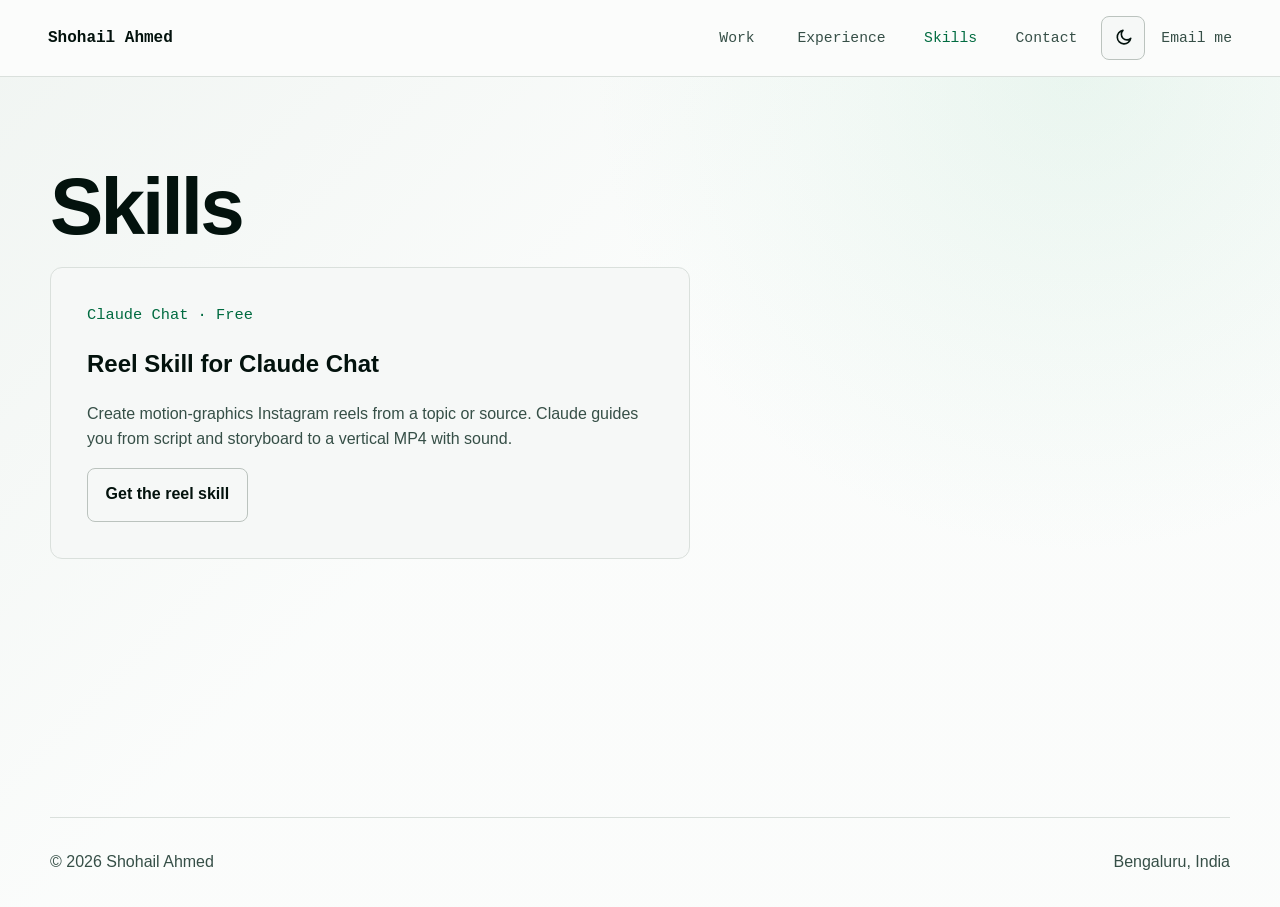
<file: skills/index.html>
<!doctype html>
<html lang="en">
  <head>
    <meta charset="utf-8" />
    <meta name="viewport" content="width=device-width, initial-scale=1" />
    <title>Skills | Shohail Ahmed</title>
    <meta name="description" content="Download AI skills shared by Shohail Ahmed." />
    <meta name="theme-color" content="#f8fbf8" />
    <link rel="canonical" href="https://shohail.dev/skills/" />
    <link rel="stylesheet" href="/styles.css" />
  </head>
  <body>
    <a class="skip-link" href="#main">Skip to content</a>

    <header class="site-header" aria-label="Primary navigation">
      <a class="brand" href="/" aria-label="Shohail Ahmed home"
        >Shohail Ahmed</a
      >
      <button
        class="hamburger"
        type="button"
        data-hamburger
        aria-label="Open navigation"
        aria-expanded="false"
      >
        <span></span><span></span><span></span>
      </button>
      <div class="nav-drawer">
        <nav class="nav" aria-label="Main">
          <a href="/#work">Work</a>
          <a href="/#experience">Experience</a>
          <a href="/skills/" aria-current="page">Skills</a>
          <a href="/#contact">Contact</a>
        </nav>
        <div class="header-actions">
          <button
            class="theme-toggle"
            type="button"
            data-theme-toggle
            aria-label="Switch to dark theme"
          >
            <svg
              class="theme-icon theme-icon-moon"
              viewBox="0 0 24 24"
              aria-hidden="true"
            >
              <path
                d="M21 12.8A8.5 8.5 0 1 1 11.2 3a6.5 6.5 0 0 0 9.8 9.8Z"
              ></path>
            </svg>
            <svg
              class="theme-icon theme-icon-sun"
              viewBox="0 0 24 24"
              aria-hidden="true"
            >
              <circle cx="12" cy="12" r="4"></circle>
              <path
                d="M12 2v2M12 20v2M4.93 4.93l1.41 1.41M17.66 17.66l1.41 1.41M2 12h2M20 12h2M4.93 19.07l1.41-1.41M17.66 6.34l1.41-1.41"
              ></path>
            </svg>
          </button>
          <a
            class="header-contact"
            href="mailto:suhailh36@outlook.com"
            aria-label="Email Shohail Ahmed"
            >Email me</a
          >
        </div>
      </div>
    </header>

    <main id="main" class="skills-page">
      <h1>Skills</h1>
      <article class="skill-card">
        <p class="role">Claude Chat · Free</p>
        <h2><a href="/skills/reel-skill-chat/">Reel Skill for Claude Chat</a></h2>
        <p>Create motion-graphics Instagram reels from a topic or source. Claude guides you from script and storyboard to a vertical MP4 with sound.</p>
        <a class="button secondary" href="/skills/reel-skill-chat/">Get the reel skill</a>
      </article>
    </main>

    <footer class="site-footer">
      <span>&copy; <span id="year">2026</span> Shohail Ahmed</span>
      <span>Bengaluru, India</span>
    </footer>

    <script src="/script.js"></script>
  </body>
</html>
</file>
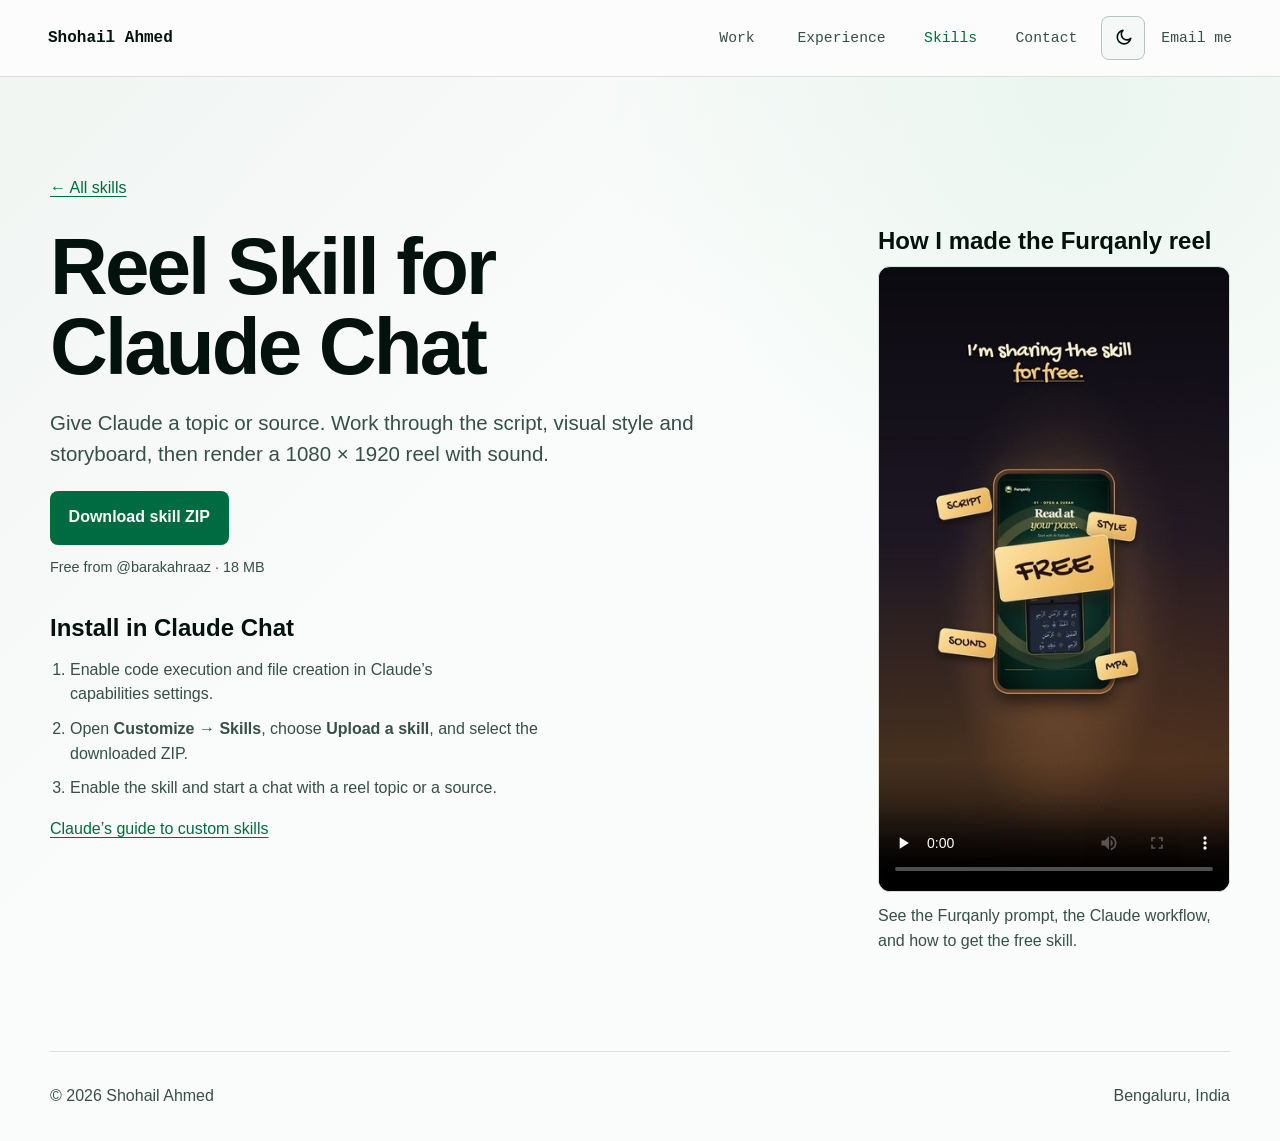
<file: skills/reel-skill-chat/index.html>
<!doctype html>
<html lang="en">
  <head>
    <meta charset="utf-8" />
    <meta name="viewport" content="width=device-width, initial-scale=1" />
    <title>Reel Skill for Claude Chat | Shohail Ahmed</title>
    <meta name="description" content="Download the free Claude skill for making motion-graphics Instagram reels. See how Shohail used the reel skill for Furqanly." />
    <meta name="theme-color" content="#f8fbf8" />
    <link rel="canonical" href="https://shohail.dev/skills/reel-skill-chat/" />
    <link rel="stylesheet" href="/styles.css" />
  </head>
  <body>
    <a class="skip-link" href="#main">Skip to content</a>

    <header class="site-header" aria-label="Primary navigation">
      <a class="brand" href="/" aria-label="Shohail Ahmed home"
        >Shohail Ahmed</a
      >
      <button
        class="hamburger"
        type="button"
        data-hamburger
        aria-label="Open navigation"
        aria-expanded="false"
      >
        <span></span><span></span><span></span>
      </button>
      <div class="nav-drawer">
        <nav class="nav" aria-label="Main">
          <a href="/#work">Work</a>
          <a href="/#experience">Experience</a>
          <a href="/skills/" aria-current="true">Skills</a>
          <a href="/#contact">Contact</a>
        </nav>
        <div class="header-actions">
          <button
            class="theme-toggle"
            type="button"
            data-theme-toggle
            aria-label="Switch to dark theme"
          >
            <svg
              class="theme-icon theme-icon-moon"
              viewBox="0 0 24 24"
              aria-hidden="true"
            >
              <path
                d="M21 12.8A8.5 8.5 0 1 1 11.2 3a6.5 6.5 0 0 0 9.8 9.8Z"
              ></path>
            </svg>
            <svg
              class="theme-icon theme-icon-sun"
              viewBox="0 0 24 24"
              aria-hidden="true"
            >
              <circle cx="12" cy="12" r="4"></circle>
              <path
                d="M12 2v2M12 20v2M4.93 4.93l1.41 1.41M17.66 17.66l1.41 1.41M2 12h2M20 12h2M4.93 19.07l1.41-1.41M17.66 6.34l1.41-1.41"
              ></path>
            </svg>
          </button>
          <a
            class="header-contact"
            href="mailto:suhailh36@outlook.com"
            aria-label="Email Shohail Ahmed"
            >Email me</a
          >
        </div>
      </div>
    </header>

    <main id="main" class="skills-page">
      <a class="skills-back" href="/skills/">← All skills</a>
      <div class="skill-detail">
        <div>
          <h1>Reel Skill for Claude Chat</h1>
          <p class="hero-summary">Give Claude a topic or source. Work through the script, visual style and storyboard, then render a 1080 × 1920 reel with sound.</p>
          <a class="button primary" href="/skills/reel-skill-chat/reel-skill-chat.zip" download>Download skill ZIP</a>
          <p class="skill-meta">Free from @barakahraaz · 18 MB</p>

          <section class="skill-install" aria-labelledby="install-title">
            <h2 id="install-title">Install in Claude Chat</h2>
            <ol>
              <li>Enable code execution and file creation in Claude’s capabilities settings.</li>
              <li>Open <strong>Customize → Skills</strong>, choose <strong>Upload a skill</strong>, and select the downloaded ZIP.</li>
              <li>Enable the skill and start a chat with a reel topic or a source.</li>
            </ol>
            <a href="https://support.claude.com/en/articles/12512180-use-skills-in-claude">Claude’s guide to custom skills</a>
          </section>
        </div>

        <section class="skill-demo" aria-labelledby="demo-title">
          <h2 id="demo-title">How I made the Furqanly reel</h2>
          <video
            controls
            playsinline
            preload="none"
            width="1080"
            height="1920"
            poster="/skills/reel-skill-chat/furqanly-reel-skill.jpg"
            aria-labelledby="demo-title"
            aria-describedby="demo-description"
          >
            <source src="/skills/reel-skill-chat/furqanly-reel-skill.mp4?v=dm-skill" type="video/mp4" />
            <a href="/skills/reel-skill-chat/furqanly-reel-skill.mp4?v=dm-skill">Download the demo video</a>
          </video>
          <p id="demo-description">See the Furqanly prompt, the Claude workflow, and how to get the free skill.</p>
        </section>
      </div>
    </main>

    <footer class="site-footer">
      <span>&copy; <span id="year">2026</span> Shohail Ahmed</span>
      <span>Bengaluru, India</span>
    </footer>

    <script src="/script.js"></script>
  </body>
</html>
</file>
<file: styles.css>
:root {
  color-scheme: light;
  --bg: oklch(0.990 0.002 158);
  --bg-soft: oklch(0.965 0.006 158);
  --panel: oklch(0.978 0.003 158);
  --panel-2: oklch(0.935 0.010 158);
  --ink: oklch(0.165 0.026 172);
  --muted: oklch(0.405 0.034 172);
  --soft: oklch(0.515 0.040 172);
  --primary: oklch(0.455 0.125 162);
  --primary-ink: oklch(0.985 0.004 158);
  --accent: oklch(0.585 0.165 28);
  --line: oklch(0.810 0.012 158);
  --line-soft: oklch(0.900 0.008 158);
  --header-bg: oklch(0.990 0.002 158 / 0.96);
  --hero-wash: oklch(0.875 0.055 162 / 0.25);
  --max: 1180px;
  --sans: "Avenir Next", "Helvetica Neue", Arial, sans-serif;
  --mono: "SFMono-Regular", Consolas, "Liberation Mono", monospace;
}

:root[data-theme="dark"] {
  color-scheme: dark;
  --bg: oklch(0.090 0.014 172);
  --bg-soft: oklch(0.125 0.026 172);
  --panel: oklch(0.155 0.028 172);
  --panel-2: oklch(0.215 0.036 172);
  --ink: oklch(0.970 0.006 158);
  --muted: oklch(0.810 0.025 165);
  --soft: oklch(0.710 0.035 165);
  --primary: oklch(0.765 0.150 162);
  --primary-ink: oklch(0.105 0.020 172);
  --accent: oklch(0.780 0.145 31);
  --line: oklch(0.330 0.034 172);
  --line-soft: oklch(0.250 0.030 172);
  --header-bg: oklch(0.090 0.014 172 / 0.96);
  --hero-wash: oklch(0.220 0.072 162 / 0.58);
}

* {
  box-sizing: border-box;
}

html {
  scroll-behavior: smooth;
}

body {
  margin: 0;
  min-width: 320px;
  background:
    radial-gradient(circle at 84% 8%, var(--hero-wash), transparent 30rem),
    linear-gradient(135deg, var(--bg-soft), var(--bg) 44%),
    var(--bg);
  color: var(--ink);
  font-family: var(--sans);
  line-height: 1.55;
  text-rendering: optimizeLegibility;
  -webkit-font-smoothing: antialiased;
}

a {
  color: inherit;
}

img {
  display: block;
  max-width: 100%;
  height: auto;
}

h1,
h2,
h3,
p,
figure {
  margin-top: 0;
}

h1,
h2,
h3 {
  text-wrap: balance;
}

p,
li {
  text-wrap: pretty;
}

:focus-visible {
  outline: 2px solid var(--primary);
  outline-offset: 4px;
}

.skip-link {
  position: fixed;
  left: 1rem;
  top: 1rem;
  z-index: 20;
  transform: translateY(calc(-100% - 1.25rem));
  background: var(--ink);
  color: var(--bg);
  padding: 0.72rem 1rem;
  border-radius: 8px;
  font-weight: 700;
}

.skip-link:focus {
  transform: translateY(0);
}

.site-header {
  position: sticky;
  top: 0;
  z-index: 10;
  display: flex;
  align-items: center;
  justify-content: space-between;
  gap: 1.5rem;
  padding: 1rem clamp(1rem, 4vw, 3rem);
  border-bottom: 1px solid var(--line-soft);
  background: var(--header-bg);
}

.brand,
.header-contact,
.nav a,
.project-proof,
.role,
.project-media figcaption,
.timeline-role p {
  font-family: var(--mono);
}

.brand {
  min-height: 44px;
  display: inline-flex;
  align-items: center;
  font-weight: 800;
  text-decoration: none;
}

.nav {
  display: flex;
  gap: clamp(1rem, 3vw, 2.4rem);
}

.nav a,
.header-contact {
  min-width: 44px;
  min-height: 44px;
  display: inline-flex;
  align-items: center;
  justify-content: center;
  color: var(--muted);
  font-size: 0.92rem;
  text-decoration: none;
}

.header-actions {
  display: flex;
  align-items: center;
  gap: 1rem;
}

.theme-toggle {
  width: 44px;
  min-width: 44px;
  min-height: 44px;
  display: grid;
  place-items: center;
  padding: 0;
  border: 1px solid var(--line);
  border-radius: 8px;
  background: var(--panel);
  color: var(--ink);
  cursor: pointer;
}

.theme-icon {
  width: 1.2rem;
  height: 1.2rem;
  fill: none;
  stroke: currentColor;
  stroke-linecap: round;
  stroke-linejoin: round;
  stroke-width: 2;
}

.theme-icon-sun,
:root[data-theme="dark"] .theme-icon-moon {
  display: none;
}

:root[data-theme="dark"] .theme-icon-sun {
  display: block;
}

.nav a:hover,
.theme-toggle:hover,
.header-contact:hover {
  color: var(--ink);
}

.hamburger {
  display: none;
  width: 44px;
  min-width: 44px;
  min-height: 44px;
  padding: 0.6rem;
  border: 1px solid var(--line);
  border-radius: 8px;
  background: var(--panel);
  cursor: pointer;
  flex-direction: column;
  justify-content: center;
  gap: 5px;
}

.hamburger span {
  display: block;
  width: 100%;
  height: 2px;
  border-radius: 1px;
  background: var(--ink);
  transition: transform 0.2s, opacity 0.2s;
}

.hamburger[aria-expanded="true"] span:nth-child(1) {
  transform: translateY(7px) rotate(45deg);
}

.hamburger[aria-expanded="true"] span:nth-child(2) {
  opacity: 0;
}

.hamburger[aria-expanded="true"] span:nth-child(3) {
  transform: translateY(-7px) rotate(-45deg);
}

.nav-drawer {
  display: flex;
  align-items: center;
  gap: 1.5rem;
}

.hero {
  width: min(var(--max), calc(100% - 2rem));
  min-height: calc(100vh - 66px);
  margin: 0 auto;
  display: grid;
  grid-template-columns: minmax(0, 1.2fr) minmax(280px, 0.8fr);
  gap: clamp(2.2rem, 7vw, 6rem);
  align-items: center;
  padding: clamp(4rem, 8vw, 7rem) 0;
}

.role {
  color: var(--primary);
  font-size: clamp(0.82rem, 1.2vw, 0.98rem);
  margin-bottom: 1.1rem;
}

h1 {
  max-width: 11ch;
  margin-bottom: 1.25rem;
  font-size: clamp(3.25rem, 9.6vw, 5.9rem);
  line-height: 0.92;
  letter-spacing: -0.036em;
}

.hero-summary {
  max-width: 62ch;
  color: var(--muted);
  font-size: clamp(1.05rem, 1.7vw, 1.28rem);
}

.hero-actions {
  display: flex;
  flex-wrap: wrap;
  gap: 0.8rem;
  margin-top: 2rem;
}

.button {
  min-height: 48px;
  display: inline-flex;
  align-items: center;
  justify-content: center;
  padding: 0.85rem 1.1rem;
  border: 1px solid var(--line);
  border-radius: 8px;
  text-decoration: none;
  font-weight: 800;
}

.button.primary {
  border-color: transparent;
  background: var(--primary);
  color: var(--primary-ink);
}

.button.secondary:hover {
  border-color: var(--primary);
}

.proof-stack {
  display: grid;
  gap: 0.85rem;
}

.proof-card {
  border: 1px solid var(--line);
  border-radius: 12px;
  padding: clamp(1rem, 2vw, 1.25rem);
  background: linear-gradient(135deg, var(--panel), var(--bg));
}

.proof-card-ai {
  background:
    linear-gradient(135deg, var(--panel-2), var(--panel)),
    var(--panel);
}

.proof-card strong,
.proof-card span {
  display: block;
}

.proof-card strong {
  font-size: clamp(1.05rem, 2vw, 1.34rem);
  line-height: 1.2;
}

.proof-card span {
  margin-top: 0.55rem;
  color: var(--muted);
}

.proof-card a {
  display: inline-flex;
  min-height: 44px;
  align-items: center;
  margin-top: 1rem;
  color: var(--primary);
  font-weight: 800;
  text-underline-offset: 0.28em;
}

.about,
.work,
.experience,
.contact {
  width: min(var(--max), calc(100% - 2rem));
  margin: 0 auto;
  padding: clamp(4rem, 9vw, 7rem) 0;
  border-top: 1px solid var(--line-soft);
  scroll-margin-top: 5.5rem;
}

.about {
  display: grid;
  grid-template-columns: minmax(0, 1fr) minmax(280px, 0.8fr);
  gap: clamp(1.6rem, 5vw, 4rem);
  align-items: start;
}

.about-copy h2 {
  margin-bottom: 1rem;
  font-size: clamp(2.35rem, 5vw, 4.15rem);
  line-height: 1;
  letter-spacing: -0.03em;
}

.about-copy p {
  max-width: 60ch;
  color: var(--muted);
  font-size: clamp(1.02rem, 1.6vw, 1.18rem);
}

.about-copy p + p {
  margin-top: 1rem;
}

.about-now {
  margin-top: 1.5rem;
  padding: 0.85rem 1rem;
  border: 1px solid var(--line-soft);
  border-radius: 8px;
  background: var(--panel);
  font-size: 0.92rem;
  color: var(--muted);
}

.about-now strong {
  color: var(--ink);
}

.about-photo {
  margin: 0 0 1.25rem;
}

.about-photo img {
  width: 100%;
  max-width: 180px;
  aspect-ratio: 1;
  border-radius: 50%;
  object-fit: cover;
  border: 3px solid var(--primary);
}

.about-photo figcaption {
  margin-top: 0.55rem;
  font-size: 0.82rem;
  color: var(--soft);
  font-family: var(--mono);
}

.skill-list {
  display: flex;
  flex-wrap: wrap;
  gap: 0.7rem;
  margin: 0;
  padding: 0;
  list-style: none;
  align-content: start;
}

.skill-list li {
  min-height: 44px;
  display: inline-flex;
  align-items: center;
  padding: 0.58rem 0.92rem;
  border: 1px solid var(--line);
  border-radius: 999px;
  background: var(--panel);
  color: var(--ink);
  font-weight: 700;
}

.section-heading {
  display: grid;
  grid-template-columns: minmax(0, 0.9fr) minmax(280px, 0.55fr);
  gap: 2rem;
  align-items: end;
  margin-bottom: clamp(2rem, 5vw, 4rem);
}

.section-heading h2,
.contact h2 {
  margin-bottom: 0;
  font-size: clamp(2.35rem, 5vw, 4.15rem);
  line-height: 1;
  letter-spacing: -0.03em;
}

.section-heading p,
.contact p {
  max-width: 46ch;
  color: var(--muted);
}

.project-list {
  display: grid;
  gap: 1rem;
}

.project {
  display: grid;
  grid-template-columns: minmax(240px, 0.55fr) minmax(0, 1fr);
  gap: clamp(1.2rem, 4vw, 3rem);
  align-items: center;
  padding: clamp(1.2rem, 3vw, 2rem) 0;
  border-top: 1px solid var(--line-soft);
}

.project-copy {
  display: grid;
  gap: 0.7rem;
}

.project h3,
.project-mini h3 {
  margin-bottom: 0;
  font-size: clamp(1.55rem, 3vw, 2.35rem);
  line-height: 1.05;
  letter-spacing: -0.025em;
}

.project p,
.project-mini p {
  color: var(--muted);
  max-width: 58ch;
}

.project-proof {
  color: var(--soft);
  font-size: 0.92rem;
}

.project-links,
.contact-links {
  display: flex;
  flex-wrap: wrap;
  gap: 0.75rem 1.35rem;
}

.project a,
.project-mini a,
.contact-links a {
  width: fit-content;
  min-height: 44px;
  display: inline-flex;
  align-items: center;
  color: var(--primary);
  font-weight: 800;
  text-underline-offset: 0.28em;
}

.project-media {
  margin: 0;
  border: 1px solid var(--line);
  border-radius: 12px;
  overflow: hidden;
  background: var(--panel);
}

.project-media img {
  width: 100%;
  aspect-ratio: 1.44;
  object-fit: cover;
  object-position: top left;
}

.project-media-tight img {
  object-position: center;
}

.project-media figcaption {
  padding: 0.75rem 0.9rem;
  color: var(--soft);
  font-size: 0.78rem;
  border-top: 1px solid var(--line-soft);
}

.project-grid {
  display: grid;
  grid-template-columns: repeat(2, minmax(0, 1fr));
  gap: 1rem;
}

.project-mini {
  min-height: 100%;
  display: grid;
  align-content: start;
  gap: 0.75rem;
  padding: clamp(1.1rem, 3vw, 1.6rem);
  border: 1px solid var(--line);
  border-radius: 12px;
  background: var(--panel);
}

.timeline article {
  display: grid;
  grid-template-columns: minmax(220px, 0.45fr) minmax(0, 1fr);
  gap: clamp(1rem, 5vw, 4rem);
  padding: 1.65rem 0;
  border-top: 1px solid var(--line-soft);
}

.timeline h3 {
  margin-bottom: 0.2rem;
  font-size: clamp(1.25rem, 2vw, 1.65rem);
}

.timeline-role p,
.timeline li {
  color: var(--muted);
}

.timeline ul {
  display: grid;
  gap: 0.5rem;
  margin: 0;
  padding-left: 1.15rem;
}

.timeline li::marker {
  color: var(--primary);
}

.contact {
  min-height: auto;
  display: grid;
  grid-template-columns: minmax(0, 0.85fr) minmax(280px, 0.65fr);
  gap: clamp(2rem, 8vw, 6rem);
  align-content: center;
  align-items: end;
}

.contact h2 {
  max-width: 11ch;
}

.contact p {
  font-size: clamp(1.05rem, 1.6vw, 1.25rem);
}

.contact-links {
  align-content: end;
}

.contact-links a {
  min-height: 44px;
  display: inline-flex;
  align-items: center;
  color: var(--ink);
}

.site-footer {
  width: min(var(--max), calc(100% - 2rem));
  margin: 0 auto;
  padding: 2rem 0;
  border-top: 1px solid var(--line-soft);
  color: var(--muted);
  display: flex;
  justify-content: space-between;
  gap: 1rem;
}

@media (max-width: 920px) {
  .hero,
  .about,
  .project,
  .timeline article,
  .section-heading,
  .contact {
    grid-template-columns: 1fr;
  }

  .hero {
    min-height: auto;
  }

  .project-media {
    order: -1;
  }
}

@media (max-width: 680px) {
  .hamburger {
    display: flex;
  }

  .site-header {
    position: relative;
  }

  .nav-drawer {
    position: fixed;
    inset: 0;
    z-index: -1;
    flex-direction: column;
    justify-content: center;
    gap: 2rem;
    background: var(--bg);
    opacity: 0;
    pointer-events: none;
    transition: opacity 0.25s;
  }

  .nav-drawer[data-open] {
    z-index: 5;
    opacity: 1;
    pointer-events: auto;
  }

  .nav {
    flex-direction: column;
    align-items: center;
    gap: 1.5rem;
  }

  .nav a {
    font-size: 1.2rem;
  }

  .header-actions {
    gap: 1rem;
  }

  .header-contact {
    display: inline-flex;
  }

  .work,
  .experience,
  .contact {
    scroll-margin-top: 1.5rem;
  }

  h1 {
    max-width: 12ch;
    font-size: clamp(3rem, 17vw, 5rem);
  }

  .hero-actions .button {
    flex: 1 1 9rem;
  }

  .project-grid {
    grid-template-columns: 1fr;
  }

  .site-footer {
    flex-direction: column;
  }

  .contact-links a {
    width: 100%;
  }
}

@media (prefers-reduced-motion: reduce) {
  *,
  *::before,
  *::after {
    scroll-behavior: auto !important;
  }
}

.skills-page {
  width: min(var(--max), calc(100% - 2rem));
  min-height: calc(100vh - 10rem);
  margin: 0 auto;
  padding: clamp(3rem, 7vw, 6rem) 0;
}

.skills-page h1 {
  max-width: 15ch;
  font-size: clamp(2.65rem, 7vw, 5rem);
  line-height: 1;
}

.nav a[aria-current] {
  color: var(--primary);
}

.skills-back {
  display: inline-flex;
  align-items: center;
  min-height: 44px;
  margin-bottom: 1rem;
}

.skill-card {
  max-width: 40rem;
  padding: clamp(1.25rem, 4vw, 2.25rem);
  border: 1px solid var(--line-soft);
  border-radius: 12px;
  background: var(--panel);
}

.skill-card h2 a {
  text-decoration: none;
}

.skill-card h2 a:hover {
  text-decoration: underline;
}

.skill-card p:not(.role),
.skill-install li,
.skill-meta {
  color: var(--muted);
}

.skill-detail {
  display: grid;
  grid-template-columns: minmax(0, 1fr) minmax(0, 22rem);
  align-items: start;
  gap: clamp(2rem, 6vw, 6rem);
}

.skill-meta {
  margin: 0.7rem 0 0;
  font-size: 0.9rem;
}

.skill-install {
  margin-top: 2.25rem;
}

.skill-install h2,
.skill-demo h2 {
  margin-bottom: 0.75rem;
  line-height: 1.15;
}

.skill-install ol {
  max-width: 58ch;
  padding-left: 1.25rem;
}

.skill-install li + li {
  margin-top: 0.6rem;
}

.skills-back,
.skill-install a,
.skill-demo a {
  color: var(--primary);
  text-underline-offset: 0.2em;
}

.skill-demo {
  width: min(100%, 22rem);
}

.skill-demo video {
  display: block;
  width: 100%;
  height: auto;
  aspect-ratio: 9 / 16;
  margin-bottom: 0.75rem;
  border: 1px solid var(--line-soft);
  border-radius: 12px;
  background: #061e18;
}

.skill-demo p {
  margin-bottom: 0.5rem;
  color: var(--muted);
}

@media (max-width: 760px) {
  .skill-detail {
    grid-template-columns: minmax(0, 1fr);
  }
}
</file>
